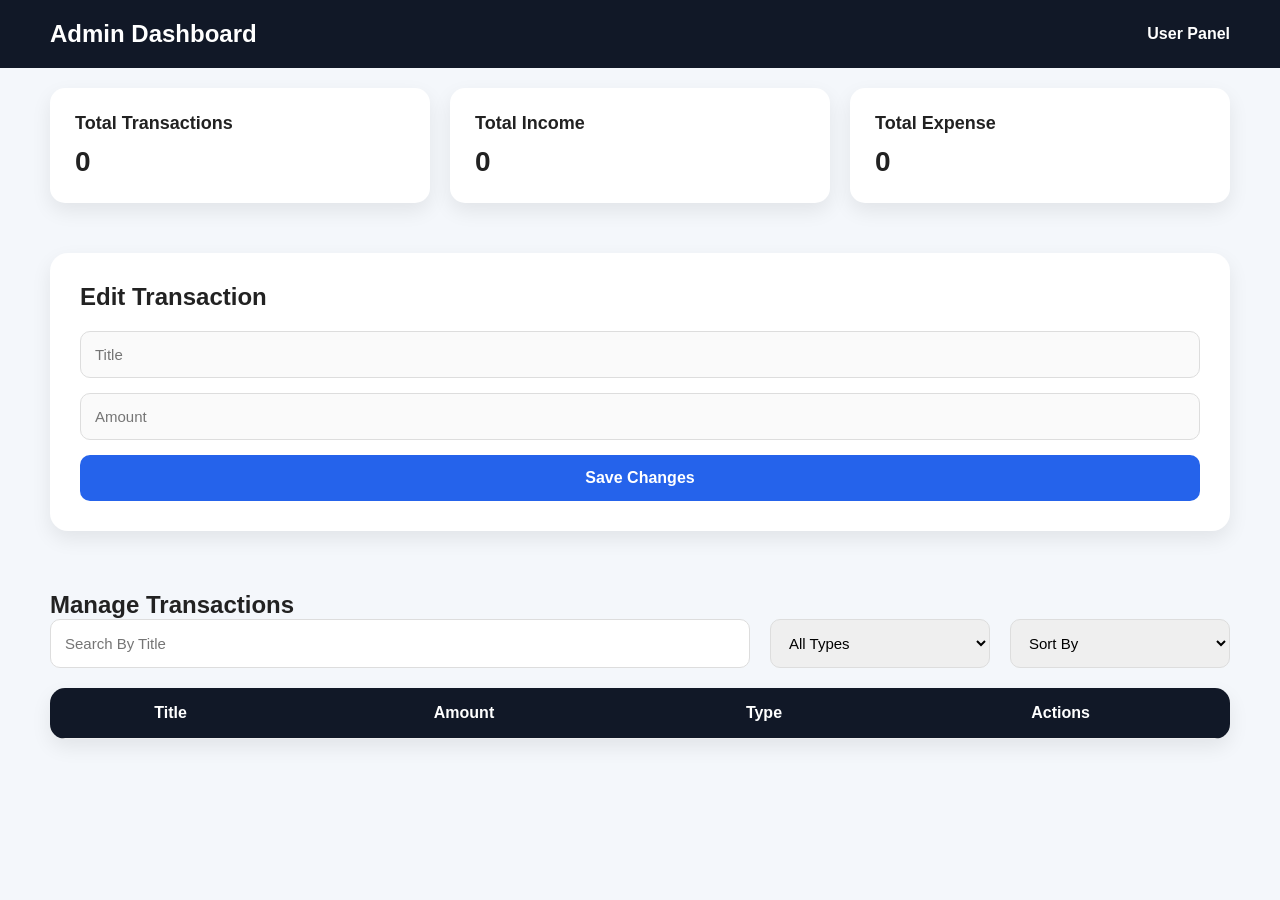
<file: admin.html>
<!doctype html>
<html lang="en">
  <head>
    <meta charset="UTF-8" />

    <meta name="viewport" content="width=device-width, initial-scale=1.0" />

    <title>Admin Panel</title>

    <link rel="stylesheet" href="style.css" />
  </head>

  <body>
    <!-- NAVBAR -->

    <nav class="admin-navbar">
      <h1>Admin Dashboard</h1>

      <a href="index.html"> User Panel </a>
    </nav>

    <main>
      <!-- STATS -->

      <section class="admin-stats">
        <div class="stat-card">
          <h3>Total Transactions</h3>

          <p id="transactionCount">0</p>
        </div>

        <div class="stat-card">
          <h3>Total Income</h3>

          <p id="adminIncome">0</p>
        </div>

        <div class="stat-card">
          <h3>Total Expense</h3>

          <p id="adminExpense">0</p>
        </div>
      </section>

      <!-- EDIT FORM -->

      <section class="edit-section">
        <h2>Edit Transaction</h2>

        <form id="editForm">
          <input type="hidden" id="editId" />

          <input type="text" id="editTitle" placeholder="Title" disabled />

          <input type="number" id="editAmount" placeholder="Amount" disabled />

          <button type="submit">Save Changes</button>
        </form>
      </section>

      <!-- TABLE -->

      <section class="table-section">
        <h2>Manage Transactions</h2>

        <div class="table-controls">
          <input
            type="text"
            id="searchInput"
            placeholder="Search By Title"
          />

          <select id="filterTypeSelect">
            <option value="All">All Types</option>
            <option value="Income">Income</option>
            <option value="Expense">Expense</option>
          </select>

          <select id="sortSelect">
            <option value="">Sort By</option>

            <option value="amountAsc">Amount Low → High</option>

            <option value="amountDesc">Amount High → Low</option>

            <option value="title">Title A → Z</option>
          </select>
        </div>

        <table>
          <thead>
            <tr>
              <th>Title</th>
              <th>Amount</th>
              <th>Type</th>
              <th>Actions</th>
            </tr>
          </thead>

          <tbody id="adminTableBody"></tbody>
        </table>

        <div id="adminPagination" class="pagination-controls"></div>
      </section>
    </main>

    <script src="admin.js"></script>
  </body>
</html>
</file>
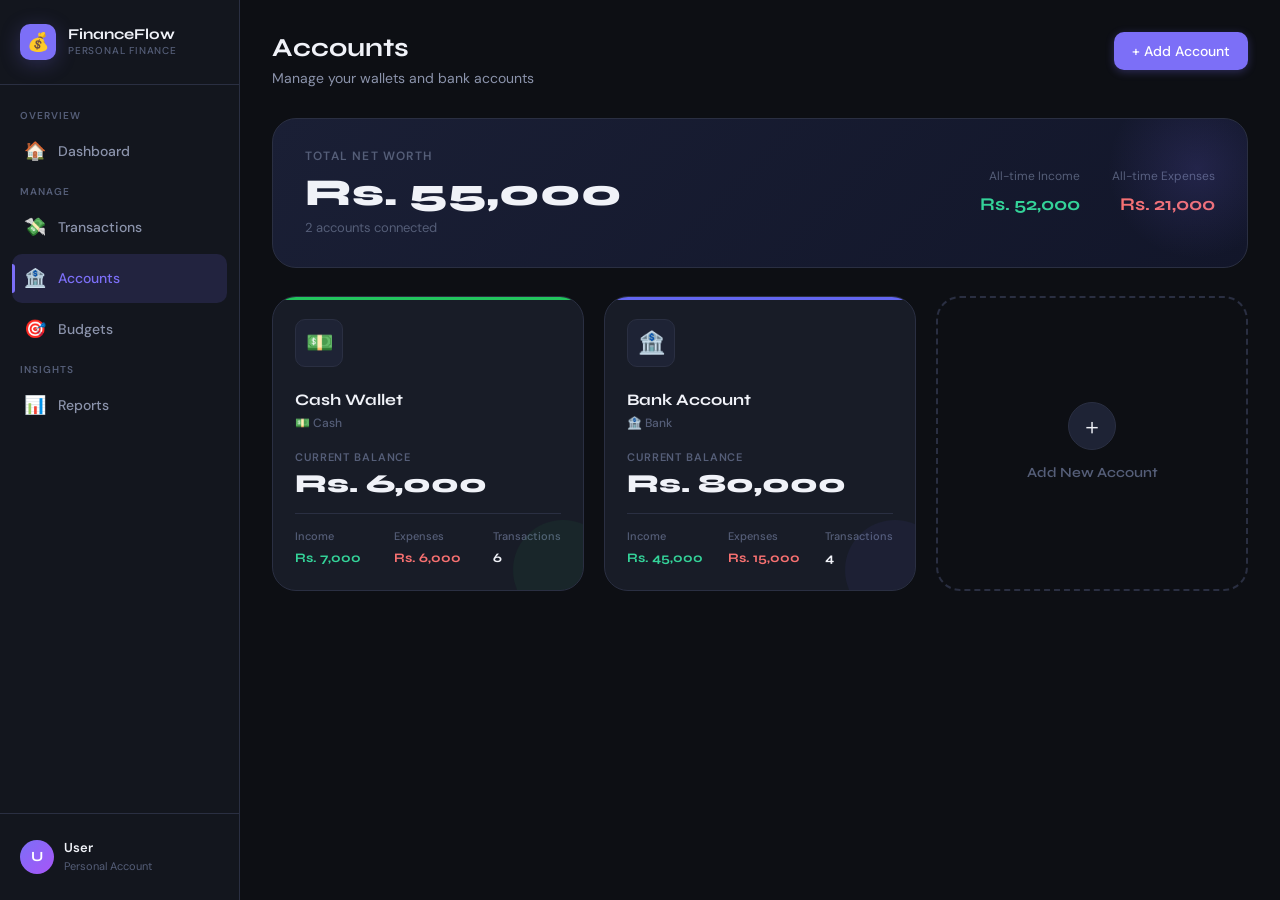
<file: pages/accounts.html>
<!DOCTYPE html>
<html lang="en" data-theme="dark">
<head>
  <meta charset="UTF-8" />
  <meta name="viewport" content="width=device-width, initial-scale=1.0" />
  <title>FinanceFlow — Accounts</title>
  <link rel="stylesheet" href="../css/main.css" />
  <link rel="stylesheet" href="../css/accounts.css" />
</head>
<body>
<div class="layout">
  <aside class="sidebar">
    <div class="sidebar__logo">
      <div class="sidebar__logo-icon">💰</div>
      <div><div class="sidebar__logo-text">FinanceFlow</div><div class="sidebar__logo-sub">Personal Finance</div></div>
    </div>
    <nav class="nav">
      <span class="nav__section-label">Overview</span>
      <a href="../index.html" class="nav__link"><span class="nav__icon">🏠</span> Dashboard</a>
      <span class="nav__section-label">Manage</span>
      <a href="transactions.html" class="nav__link"><span class="nav__icon">💸</span> Transactions</a>
      <a href="accounts.html" class="nav__link nav__link--active"><span class="nav__icon">🏦</span> Accounts</a>
      <a href="budget.html" class="nav__link"><span class="nav__icon">🎯</span> Budgets</a>
      <span class="nav__section-label">Insights</span>
      <a href="reports.html" class="nav__link"><span class="nav__icon">📊</span> Reports</a>
    </nav>
    <div class="sidebar__footer">
      <div class="sidebar__user">
        <div class="sidebar__avatar">U</div>
        <div><div class="sidebar__user-name">User</div><div class="sidebar__user-role">Personal Account</div></div>
      </div>
    </div>
  </aside>
  <main class="main-content">
    <div class="page">
      <div class="page-header">
        <div><h1 class="page-title">Accounts</h1><p class="page-subtitle">Manage your wallets and bank accounts</p></div>
        <button class="btn btn--primary" id="addAccountBtn">+ Add Account</button>
      </div>
      <div id="accountsRoot"></div>
    </div>
  </main>
</div>
<script type="module" src="../js/modules/accounts.js"></script>
<script type="module" src="../js/app.js"></script>
</body>
</html>
</file>
<file: style.css>
/* RESET */

*{
margin:0;
padding:0;
box-sizing:border-box;
font-family:Arial,sans-serif;
}

body{
background:#f4f7fb;
color:#222;
}

/* NAVBAR */

.navbar,
.admin-navbar{

display:flex;
justify-content:space-between;
align-items:center;

padding:20px 50px;

background:#111827;

color:white;
}

.navbar a,
.admin-navbar a{

color:white;
text-decoration:none;
font-weight:bold;
}

/* HERO */

.hero{

text-align:center;

padding:50px 20px;
}

.hero h2{

font-size:2rem;
margin-bottom:10px;
}

.hero p{

color:#666;
}

/* SUMMARY CARDS */

.summary,
.admin-stats{

display:grid;

grid-template-columns:repeat(auto-fit,minmax(220px,1fr));

gap:20px;

padding:20px 50px;
}

.card,
.stat-card{

background:white;

padding:25px;

border-radius:15px;

box-shadow:0 8px 20px rgba(0,0,0,.08);

transition:.3s;
}

.card:hover,
.stat-card:hover{

transform:translateY(-5px);
}

.card h3,
.stat-card h3{

margin-bottom:12px;
font-size:18px;
}

.card p,
.stat-card p{

font-size:28px;
font-weight:bold;
}

.income-card{

border-left:6px solid #10b981;
}

.expense-card{

border-left:6px solid #ef4444;
}

.balance-card{

border-left:6px solid #3b82f6;
}

/* FORM */

.form-section,
.edit-section{

background:white;

margin:30px 50px;

padding:30px;

border-radius:18px;

box-shadow:0 8px 20px rgba(0,0,0,.08);
}

.form-section h2,
.edit-section h2{

margin-bottom:20px;
}

form{

display:grid;
gap:15px;
}

input,
select,
textarea{

padding:14px;

border:1px solid #ddd;

border-radius:10px;

font-size:15px;
}

textarea{

resize:none;
height:120px;
}

button{

padding:14px;

border:none;

border-radius:10px;

background:#2563eb;

color:white;

font-size:16px;

font-weight:bold;

cursor:pointer;

transition:.3s;
}

button:hover{

background:#1d4ed8;
}

/* FILTER */

.filter-section{

padding:20px 50px;
}

/* LIST */

.transaction-list{

padding:20px 50px;
}

#transactionContainer{

display:grid;
gap:20px;
}

.transaction-card{

background:white;

padding:20px;

border-radius:15px;

box-shadow:0 5px 18px rgba(0,0,0,.08);

display:flex;

justify-content:space-between;

align-items:center;
}

.transaction-card h3{

margin-bottom:8px;
}

.transaction-card p{

color:#666;
}

/* TABLE */

.table-section{

padding:30px 50px;
}

table{

width:100%;

background:white;

border-radius:15px;

overflow:hidden;

border-collapse:collapse;

box-shadow:0 8px 20px rgba(0,0,0,.08);
}

th{

background:#111827;

color:white;
}

th,
td{

padding:16px;

text-align:center;

border-bottom:1px solid #eee;
}

/* STATES */

#loadingMessage{

text-align:center;

color:#2563eb;

font-weight:bold;

padding:15px;
}

#errorMessage{

text-align:center;

color:red;

font-weight:bold;

padding:15px;
}

/* RESPONSIVE */

@media(max-width:768px){

.navbar,
.admin-navbar{

flex-direction:column;

gap:15px;
}

.summary,
.admin-stats{

padding:20px;
}

.form-section,
.edit-section,
.table-section,
.transaction-list,
.filter-section{

margin:20px;
padding:20px;
}

.transaction-card{

flex-direction:column;

align-items:flex-start;

gap:15px;
}

}

/* REPORTS */

.reports-section{

background:white;

margin:30px 50px;

padding:30px;

border-radius:18px;

box-shadow:0 8px 20px rgba(0,0,0,.08);
}

.reports-section h2{

margin-bottom:20px;
}

#reportFilter{

margin-bottom:25px;

width:250px;
}

canvas{

max-height:400px;
}

/* ADMIN CONTROLS */

.table-controls{

display:flex;

justify-content:space-between;

gap:20px;

margin-bottom:20px;

flex-wrap:wrap;
}

.table-controls input{

flex:1;

min-width:250px;
}

.table-controls select{

width:220px;
}

.edit-btn{

background:#2563eb;
}

.delete-btn{

background:#dc2626;
}

.delete-btn:hover{

background:#b91c1c;
}

/* PAGINATION */
.pagination-controls {
  display: flex;
  justify-content: center;
  align-items: center;
  gap: 15px;
  margin-top: 25px;
  padding: 10px;
}

.pagination-controls button {
  padding: 8px 16px;
  background: #2563eb;
  color: white;
  border: none;
  border-radius: 6px;
  font-weight: bold;
  cursor: pointer;
  transition: 0.3s;
}

.pagination-controls button:hover:not(:disabled) {
  background: #1d4ed8;
}

.pagination-controls button:disabled {
  background: #ccc;
  cursor: not-allowed;
}

.pagination-controls span {
  font-weight: bold;
  color: #333;
}
</file>
<file: css/main.css>
/* ============================================================
   main.css — Global Design System
   Personal Finance Manager
   ============================================================ */

/* ─── Google Fonts ─────────────────────────────────────────── */
@import url('https://fonts.googleapis.com/css2?family=Syne:wght@400;500;600;700;800&family=DM+Sans:ital,opsz,wght@0,9..40,300;0,9..40,400;0,9..40,500;0,9..40,600;1,9..40,400&display=swap');

/* ─── CSS Variables ─────────────────────────────────────────── */
:root {
  /* Colors - Dark Theme */
  --bg-primary:   #0d0f14;
  --bg-secondary: #13161e;
  --bg-card:      #181c27;
  --bg-elevated:  #1e2335;
  --bg-hover:     #252a3a;

  --border:       #2a2f42;
  --border-light: #333849;

  --text-primary:   #f0f2f8;
  --text-secondary: #8b93ab;
  --text-muted:     #555e78;

  /* Brand Accent */
  --accent:        #7c6ff7;
  --accent-dim:    rgba(124, 111, 247, 0.15);
  --accent-glow:   rgba(124, 111, 247, 0.3);

  /* Semantic Colors */
  --income:        #34d399;
  --income-dim:    rgba(52, 211, 153, 0.12);
  --expense:       #f87171;
  --expense-dim:   rgba(248, 113, 113, 0.12);
  --warning:       #fbbf24;
  --warning-dim:   rgba(251, 191, 36, 0.12);

  /* Sizing */
  --sidebar-width: 240px;
  --header-height: 64px;
  --radius-sm:     6px;
  --radius-md:     10px;
  --radius-lg:     16px;
  --radius-xl:     24px;

  /* Shadows */
  --shadow-sm: 0 1px 3px rgba(0,0,0,0.3);
  --shadow-md: 0 4px 16px rgba(0,0,0,0.4);
  --shadow-lg: 0 8px 32px rgba(0,0,0,0.5);
  --shadow-accent: 0 4px 20px rgba(124, 111, 247, 0.25);

  /* Typography */
  --font-display: 'Syne', sans-serif;
  --font-body:    'DM Sans', sans-serif;

  /* Transitions */
  --transition: 0.2s ease;
  --transition-slow: 0.35s ease;
}

/* Light theme override */
[data-theme="light"] {
  --bg-primary:   #f4f5f9;
  --bg-secondary: #ffffff;
  --bg-card:      #ffffff;
  --bg-elevated:  #f0f1f8;
  --bg-hover:     #e8eaf4;
  --border:       #e0e3ef;
  --border-light: #eceef8;
  --text-primary:   #1a1d2e;
  --text-secondary: #5a607a;
  --text-muted:     #a0a6bd;
}

/* ─── Reset & Base ──────────────────────────────────────────── */
*, *::before, *::after { box-sizing: border-box; margin: 0; padding: 0; }

html { font-size: 16px; scroll-behavior: smooth; }

body {
  font-family: var(--font-body);
  background: var(--bg-primary);
  color: var(--text-primary);
  line-height: 1.6;
  min-height: 100vh;
  display: flex;
  -webkit-font-smoothing: antialiased;
}

a { text-decoration: none; color: inherit; }
button { cursor: pointer; font-family: inherit; }
input, select, textarea { font-family: inherit; }
img { max-width: 100%; }
ul, ol { list-style: none; }

/* ─── Layout ────────────────────────────────────────────────── */
.layout {
  display: flex;
  width: 100%;
  min-height: 100vh;
}

.main-content {
  flex: 1;
  margin-left: var(--sidebar-width);
  min-height: 100vh;
  display: flex;
  flex-direction: column;
  overflow-x: hidden;
}

.page {
  padding: 32px;
  flex: 1;
}

/* ─── Sidebar ───────────────────────────────────────────────── */
.sidebar {
  width: var(--sidebar-width);
  background: var(--bg-secondary);
  border-right: 1px solid var(--border);
  position: fixed;
  top: 0; left: 0;
  height: 100vh;
  display: flex;
  flex-direction: column;
  z-index: 100;
  overflow-y: auto;
}

.sidebar__logo {
  padding: 24px 20px;
  border-bottom: 1px solid var(--border);
  display: flex;
  align-items: center;
  gap: 12px;
}

.sidebar__logo-icon {
  width: 36px; height: 36px;
  background: var(--accent);
  border-radius: var(--radius-md);
  display: flex; align-items: center; justify-content: center;
  font-size: 18px;
  box-shadow: var(--shadow-accent);
}

.sidebar__logo-text {
  font-family: var(--font-display);
  font-size: 15px;
  font-weight: 700;
  color: var(--text-primary);
  line-height: 1.2;
}

.sidebar__logo-sub {
  font-size: 10px;
  color: var(--text-muted);
  text-transform: uppercase;
  letter-spacing: 0.08em;
  font-weight: 500;
}

.nav {
  padding: 16px 12px;
  flex: 1;
}

.nav__section-label {
  font-size: 10px;
  font-weight: 600;
  color: var(--text-muted);
  text-transform: uppercase;
  letter-spacing: 0.1em;
  padding: 8px 8px 6px;
  margin-top: 12px;
}

.nav__link {
  display: flex;
  align-items: center;
  gap: 12px;
  padding: 10px 12px;
  border-radius: var(--radius-md);
  color: var(--text-secondary);
  font-size: 14px;
  font-weight: 500;
  transition: all var(--transition);
  margin-bottom: 2px;
  position: relative;
}

.nav__link:hover {
  background: var(--bg-hover);
  color: var(--text-primary);
}

.nav__link--active {
  background: var(--accent-dim);
  color: var(--accent);
}

.nav__link--active::before {
  content: '';
  position: absolute;
  left: 0; top: 20%; bottom: 20%;
  width: 3px;
  background: var(--accent);
  border-radius: 0 3px 3px 0;
}

.nav__icon { font-size: 18px; width: 22px; text-align: center; }

.sidebar__footer {
  padding: 16px 12px;
  border-top: 1px solid var(--border);
}

.sidebar__user {
  display: flex; align-items: center; gap: 10px;
  padding: 8px;
  border-radius: var(--radius-md);
  transition: background var(--transition);
}
.sidebar__user:hover { background: var(--bg-hover); }

.sidebar__avatar {
  width: 34px; height: 34px;
  background: linear-gradient(135deg, var(--accent), #a855f7);
  border-radius: 50%;
  display: flex; align-items: center; justify-content: center;
  font-size: 14px; font-weight: 700;
  color: white;
  font-family: var(--font-display);
  flex-shrink: 0;
}

.sidebar__user-name {
  font-size: 13px;
  font-weight: 600;
  color: var(--text-primary);
}
.sidebar__user-role {
  font-size: 11px;
  color: var(--text-muted);
}

/* ─── Page Header ───────────────────────────────────────────── */
.page-header {
  display: flex;
  align-items: flex-start;
  justify-content: space-between;
  margin-bottom: 28px;
  gap: 16px;
  flex-wrap: wrap;
}

.page-title {
  font-family: var(--font-display);
  font-size: 26px;
  font-weight: 700;
  color: var(--text-primary);
  line-height: 1.2;
}

.page-subtitle {
  font-size: 14px;
  color: var(--text-secondary);
  margin-top: 4px;
}

/* ─── Cards ─────────────────────────────────────────────────── */
.card {
  background: var(--bg-card);
  border: 1px solid var(--border);
  border-radius: var(--radius-lg);
  padding: 24px;
  transition: border-color var(--transition);
}

.card:hover { border-color: var(--border-light); }

.card__title {
  font-family: var(--font-display);
  font-size: 14px;
  font-weight: 600;
  color: var(--text-secondary);
  text-transform: uppercase;
  letter-spacing: 0.06em;
  margin-bottom: 12px;
}

/* ─── Stat Cards ────────────────────────────────────────────── */
.stat-card {
  background: var(--bg-card);
  border: 1px solid var(--border);
  border-radius: var(--radius-lg);
  padding: 20px 22px;
  display: flex;
  flex-direction: column;
  gap: 8px;
  position: relative;
  overflow: hidden;
  transition: all var(--transition);
}

.stat-card::before {
  content: '';
  position: absolute;
  top: 0; right: 0;
  width: 80px; height: 80px;
  border-radius: 50%;
  opacity: 0.06;
  background: var(--stat-color, var(--accent));
  transform: translate(20px, -20px);
}

.stat-card:hover {
  border-color: var(--stat-color, var(--accent));
  box-shadow: 0 0 0 1px var(--stat-color, var(--accent)), var(--shadow-md);
}

.stat-card__label {
  font-size: 12px;
  font-weight: 500;
  color: var(--text-muted);
  text-transform: uppercase;
  letter-spacing: 0.08em;
}

.stat-card__value {
  font-family: var(--font-display);
  font-size: 24px;
  font-weight: 700;
  color: var(--text-primary);
  line-height: 1;
}

.stat-card__icon {
  font-size: 22px;
  margin-bottom: 4px;
}

.stat-card--income { --stat-color: var(--income); }
.stat-card--expense { --stat-color: var(--expense); }
.stat-card--balance { --stat-color: var(--accent); }
.stat-card--accounts { --stat-color: var(--warning); }

/* ─── Buttons ───────────────────────────────────────────────── */
.btn {
  display: inline-flex;
  align-items: center;
  gap: 8px;
  padding: 10px 18px;
  border-radius: var(--radius-md);
  font-size: 14px;
  font-weight: 500;
  border: none;
  transition: all var(--transition);
  white-space: nowrap;
  font-family: var(--font-body);
}

.btn--primary {
  background: var(--accent);
  color: white;
  box-shadow: 0 2px 8px var(--accent-glow);
}
.btn--primary:hover {
  background: #6d62e8;
  transform: translateY(-1px);
  box-shadow: 0 4px 16px var(--accent-glow);
}

.btn--secondary {
  background: var(--bg-elevated);
  color: var(--text-primary);
  border: 1px solid var(--border);
}
.btn--secondary:hover {
  background: var(--bg-hover);
  border-color: var(--border-light);
}

.btn--danger {
  background: var(--expense-dim);
  color: var(--expense);
  border: 1px solid rgba(248,113,113,0.2);
}
.btn--danger:hover {
  background: rgba(248,113,113,0.2);
}

.btn--ghost {
  background: transparent;
  color: var(--text-secondary);
  border: none;
}
.btn--ghost:hover {
  background: var(--bg-hover);
  color: var(--text-primary);
}

.btn--sm { padding: 6px 12px; font-size: 13px; }
.btn--lg { padding: 13px 24px; font-size: 15px; }
.btn--icon { padding: 8px; border-radius: var(--radius-md); }

/* ─── Badges ────────────────────────────────────────────────── */
.badge {
  display: inline-flex;
  align-items: center;
  gap: 4px;
  padding: 3px 10px;
  border-radius: 999px;
  font-size: 12px;
  font-weight: 600;
}

.badge--income {
  background: var(--income-dim);
  color: var(--income);
}
.badge--expense {
  background: var(--expense-dim);
  color: var(--expense);
}

/* ─── Forms ─────────────────────────────────────────────────── */
.form-group {
  display: flex;
  flex-direction: column;
  gap: 6px;
  margin-bottom: 16px;
}

.form-label {
  font-size: 13px;
  font-weight: 500;
  color: var(--text-secondary);
}

.form-label span { color: var(--expense); }

.form-input, .form-select, .form-textarea {
  background: var(--bg-elevated);
  border: 1px solid var(--border);
  border-radius: var(--radius-md);
  padding: 10px 14px;
  color: var(--text-primary);
  font-size: 14px;
  width: 100%;
  transition: all var(--transition);
  outline: none;
  appearance: none;
}

.form-input:focus, .form-select:focus, .form-textarea:focus {
  border-color: var(--accent);
  box-shadow: 0 0 0 3px var(--accent-dim);
}

.form-input.input--error { border-color: var(--expense); }

.form-select {
  background-image: url("data:image/svg+xml,%3Csvg xmlns='http://www.w3.org/2000/svg' width='12' height='8' viewBox='0 0 12 8'%3E%3Cpath d='M1 1l5 5 5-5' stroke='%238b93ab' stroke-width='1.5' fill='none' stroke-linecap='round'/%3E%3C/svg%3E");
  background-repeat: no-repeat;
  background-position: right 14px center;
  padding-right: 36px;
  cursor: pointer;
}

.form-select option { background: var(--bg-card); color: var(--text-primary); }

.field-error {
  font-size: 12px;
  color: var(--expense);
  display: flex;
  align-items: center;
  gap: 4px;
}

/* Toggle (income/expense) */
.type-toggle {
  display: flex;
  background: var(--bg-elevated);
  border: 1px solid var(--border);
  border-radius: var(--radius-md);
  padding: 4px;
  gap: 4px;
}

.type-toggle__btn {
  flex: 1;
  padding: 8px;
  border: none;
  background: transparent;
  border-radius: var(--radius-sm);
  font-size: 13px;
  font-weight: 600;
  color: var(--text-muted);
  transition: all var(--transition);
  cursor: pointer;
}

.type-toggle__btn.active[data-type="income"] {
  background: var(--income-dim);
  color: var(--income);
}
.type-toggle__btn.active[data-type="expense"] {
  background: var(--expense-dim);
  color: var(--expense);
}

/* ─── Table ─────────────────────────────────────────────────── */
.table-wrapper {
  overflow-x: auto;
  border-radius: var(--radius-lg);
  border: 1px solid var(--border);
}

.table {
  width: 100%;
  border-collapse: collapse;
}

.table th {
  padding: 12px 16px;
  background: var(--bg-elevated);
  color: var(--text-muted);
  font-size: 11px;
  font-weight: 600;
  text-transform: uppercase;
  letter-spacing: 0.08em;
  text-align: left;
  border-bottom: 1px solid var(--border);
  white-space: nowrap;
}

.table td {
  padding: 14px 16px;
  border-bottom: 1px solid var(--border);
  font-size: 14px;
  color: var(--text-primary);
  vertical-align: middle;
}

.table tr:last-child td { border-bottom: none; }

.table tbody tr { transition: background var(--transition); }
.table tbody tr:hover { background: var(--bg-elevated); }

/* ─── Modal ─────────────────────────────────────────────────── */
.modal-overlay {
  position: fixed;
  inset: 0;
  background: rgba(0,0,0,0.7);
  backdrop-filter: blur(4px);
  z-index: 1000;
  display: flex;
  align-items: center;
  justify-content: center;
  opacity: 0;
  pointer-events: none;
  transition: opacity var(--transition-slow);
  padding: 16px;
}

.modal-overlay.active {
  opacity: 1;
  pointer-events: all;
}

.modal {
  background: var(--bg-card);
  border: 1px solid var(--border-light);
  border-radius: var(--radius-xl);
  width: 100%;
  max-width: 480px;
  box-shadow: var(--shadow-lg);
  transform: translateY(16px) scale(0.98);
  transition: transform var(--transition-slow);
  overflow: hidden;
  max-height: 90vh;
  overflow-y: auto;
}

.modal-overlay.active .modal {
  transform: translateY(0) scale(1);
}

.modal__header {
  display: flex;
  align-items: center;
  justify-content: space-between;
  padding: 20px 24px;
  border-bottom: 1px solid var(--border);
}

.modal__title {
  font-family: var(--font-display);
  font-size: 17px;
  font-weight: 700;
  color: var(--text-primary);
}

.modal__close {
  background: var(--bg-elevated);
  border: none;
  color: var(--text-secondary);
  width: 30px; height: 30px;
  border-radius: var(--radius-sm);
  font-size: 16px;
  display: flex; align-items: center; justify-content: center;
  cursor: pointer;
  transition: all var(--transition);
}
.modal__close:hover { background: var(--bg-hover); color: var(--text-primary); }

.modal__body { padding: 24px; }

.modal__footer {
  padding: 16px 24px;
  border-top: 1px solid var(--border);
  display: flex;
  justify-content: flex-end;
  gap: 10px;
}

/* ─── Grid ──────────────────────────────────────────────────── */
.grid { display: grid; gap: 20px; }
.grid--2 { grid-template-columns: repeat(2, 1fr); }
.grid--3 { grid-template-columns: repeat(3, 1fr); }
.grid--4 { grid-template-columns: repeat(4, 1fr); }

/* ─── Toast ─────────────────────────────────────────────────── */
.toast {
  position: fixed;
  bottom: 24px;
  right: 24px;
  background: var(--bg-elevated);
  border: 1px solid var(--border-light);
  border-radius: var(--radius-md);
  padding: 12px 18px;
  font-size: 14px;
  color: var(--text-primary);
  box-shadow: var(--shadow-lg);
  z-index: 9999;
  transform: translateY(16px);
  opacity: 0;
  transition: all var(--transition-slow);
  display: flex;
  align-items: center;
  gap: 8px;
}

.toast--visible { transform: translateY(0); opacity: 1; }
.toast--success { border-left: 3px solid var(--income); }
.toast--error { border-left: 3px solid var(--expense); }
.toast--warning { border-left: 3px solid var(--warning); }

/* ─── Empty State ───────────────────────────────────────────── */
.empty-state {
  text-align: center;
  padding: 60px 20px;
  color: var(--text-muted);
}

.empty-state__icon { font-size: 48px; margin-bottom: 16px; }
.empty-state__title { font-family: var(--font-display); font-size: 18px; color: var(--text-secondary); margin-bottom: 8px; }
.empty-state__desc { font-size: 14px; }

/* ─── Progress Bar ──────────────────────────────────────────── */
.progress-bar {
  height: 6px;
  background: var(--bg-elevated);
  border-radius: 999px;
  overflow: hidden;
}

.progress-bar__fill {
  height: 100%;
  border-radius: 999px;
  background: var(--accent);
  transition: width 0.5s ease;
}

/* ─── Scrollbar ─────────────────────────────────────────────── */
::-webkit-scrollbar { width: 6px; height: 6px; }
::-webkit-scrollbar-track { background: transparent; }
::-webkit-scrollbar-thumb { background: var(--border); border-radius: 3px; }
::-webkit-scrollbar-thumb:hover { background: var(--border-light); }

/* ─── Utilities ─────────────────────────────────────────────── */
.text-income  { color: var(--income) !important; }
.text-expense { color: var(--expense) !important; }
.text-accent  { color: var(--accent) !important; }
.text-muted   { color: var(--text-muted) !important; }
.text-sm      { font-size: 13px; }
.text-xs      { font-size: 12px; }
.fw-600       { font-weight: 600; }
.fw-700       { font-weight: 700; }
.font-display { font-family: var(--font-display); }
.flex         { display: flex; }
.flex-center  { display: flex; align-items: center; justify-content: center; }
.items-center { align-items: center; }
.justify-between { justify-content: space-between; }
.gap-8        { gap: 8px; }
.gap-12       { gap: 12px; }
.gap-16       { gap: 16px; }
.mb-0         { margin-bottom: 0; }
.mt-16        { margin-top: 16px; }
.w-full       { width: 100%; }

/* ─── Responsive ────────────────────────────────────────────── */
@media (max-width: 900px) {
  .grid--4 { grid-template-columns: repeat(2, 1fr); }
  .grid--3 { grid-template-columns: repeat(2, 1fr); }
}

@media (max-width: 768px) {
  :root { --sidebar-width: 0px; }
  .sidebar { transform: translateX(-100%); transition: transform var(--transition-slow); }
  .sidebar.open { transform: translateX(0); --sidebar-width: 240px; }
  .main-content { margin-left: 0; }
  .page { padding: 20px 16px; }
  .grid--2, .grid--3, .grid--4 { grid-template-columns: 1fr; }
}
</file>
<file: css/accounts.css>
/* ============================================================
   accounts.css — Accounts Page Styles
   Personal Finance Manager
   ============================================================ */

/* ─── Total Balance Banner ──────────────────────────────────── */
.balance-banner {
  background: linear-gradient(135deg, #1a1f35 0%, #12162a 100%);
  border: 1px solid var(--border);
  border-radius: var(--radius-xl);
  padding: 28px 32px;
  margin-bottom: 28px;
  display: flex;
  align-items: center;
  justify-content: space-between;
  gap: 20px;
  position: relative;
  overflow: hidden;
}

.balance-banner::before {
  content: '';
  position: absolute;
  top: -40px; right: -40px;
  width: 180px; height: 180px;
  background: radial-gradient(circle, rgba(124,111,247,0.15) 0%, transparent 70%);
  pointer-events: none;
}

.balance-banner__label {
  font-size: 12px;
  font-weight: 600;
  color: var(--text-muted);
  text-transform: uppercase;
  letter-spacing: 0.1em;
  margin-bottom: 8px;
}

.balance-banner__amount {
  font-family: var(--font-display);
  font-size: 38px;
  font-weight: 800;
  color: var(--text-primary);
  line-height: 1;
}

.balance-banner__sub {
  font-size: 13px;
  color: var(--text-muted);
  margin-top: 6px;
}

.balance-banner__stats {
  display: flex;
  gap: 32px;
}

.balance-banner__stat {
  text-align: right;
}

.balance-banner__stat-label {
  font-size: 12px;
  color: var(--text-muted);
  margin-bottom: 4px;
}

.balance-banner__stat-value {
  font-family: var(--font-display);
  font-size: 18px;
  font-weight: 700;
}

/* ─── Accounts Grid ─────────────────────────────────────────── */
.accounts-grid {
  display: grid;
  grid-template-columns: repeat(auto-fill, minmax(280px, 1fr));
  gap: 20px;
  margin-bottom: 32px;
}

/* ─── Account Card ──────────────────────────────────────────── */
.account-card {
  background: var(--bg-card);
  border: 1px solid var(--border);
  border-radius: var(--radius-xl);
  padding: 22px;
  position: relative;
  overflow: hidden;
  transition: all var(--transition-slow);
  cursor: default;
}

.account-card::before {
  content: '';
  position: absolute;
  top: 0; left: 0; right: 0;
  height: 3px;
  background: var(--acc-color, var(--accent));
  border-radius: var(--radius-xl) var(--radius-xl) 0 0;
}

.account-card::after {
  content: '';
  position: absolute;
  bottom: -30px; right: -30px;
  width: 100px; height: 100px;
  border-radius: 50%;
  background: var(--acc-color, var(--accent));
  opacity: 0.06;
  pointer-events: none;
  transition: opacity var(--transition);
}

.account-card:hover {
  border-color: var(--acc-color, var(--accent));
  transform: translateY(-2px);
  box-shadow: var(--shadow-md);
}

.account-card:hover::after {
  opacity: 0.1;
}

.account-card__top {
  display: flex;
  align-items: flex-start;
  justify-content: space-between;
  margin-bottom: 20px;
}

.account-card__icon-wrap {
  width: 48px; height: 48px;
  border-radius: var(--radius-md);
  display: flex; align-items: center; justify-content: center;
  font-size: 22px;
  background: var(--bg-elevated);
  border: 1px solid var(--border);
  flex-shrink: 0;
}

.account-card__actions {
  display: flex;
  gap: 6px;
  opacity: 0;
  transition: opacity var(--transition);
}

.account-card:hover .account-card__actions {
  opacity: 1;
}

.account-card__name {
  font-family: var(--font-display);
  font-size: 16px;
  font-weight: 700;
  color: var(--text-primary);
  margin-bottom: 2px;
}

.account-card__type {
  font-size: 12px;
  color: var(--text-muted);
  text-transform: capitalize;
  font-weight: 500;
}

.account-card__balance-label {
  font-size: 11px;
  font-weight: 600;
  color: var(--text-muted);
  text-transform: uppercase;
  letter-spacing: 0.08em;
  margin-bottom: 4px;
}

.account-card__balance {
  font-family: var(--font-display);
  font-size: 26px;
  font-weight: 800;
  color: var(--text-primary);
  margin-bottom: 16px;
  line-height: 1;
}

.account-card__divider {
  height: 1px;
  background: var(--border);
  margin-bottom: 14px;
}

.account-card__stats {
  display: flex;
  justify-content: space-between;
}

.account-card__stat {
  display: flex;
  flex-direction: column;
  gap: 2px;
}

.account-card__stat-label {
  font-size: 11px;
  color: var(--text-muted);
  font-weight: 500;
}

.account-card__stat-value {
  font-size: 13px;
  font-weight: 700;
  font-family: var(--font-display);
}

/* ─── Add Account Card ──────────────────────────────────────── */
.account-card--add {
  border: 2px dashed var(--border);
  background: transparent;
  display: flex;
  flex-direction: column;
  align-items: center;
  justify-content: center;
  gap: 12px;
  cursor: pointer;
  min-height: 200px;
  transition: all var(--transition);
}

.account-card--add::before,
.account-card--add::after { display: none; }

.account-card--add:hover {
  border-color: var(--accent);
  background: var(--accent-dim);
  transform: translateY(-2px);
}

.account-card--add__icon {
  width: 48px; height: 48px;
  border-radius: 50%;
  background: var(--bg-elevated);
  border: 1px solid var(--border);
  display: flex; align-items: center; justify-content: center;
  font-size: 22px;
  transition: all var(--transition);
}

.account-card--add:hover .account-card--add__icon {
  background: var(--accent-dim);
  border-color: var(--accent);
}

.account-card--add__text {
  font-family: var(--font-display);
  font-size: 14px;
  font-weight: 600;
  color: var(--text-muted);
  transition: color var(--transition);
}

.account-card--add:hover .account-card--add__text {
  color: var(--accent);
}

/* ─── Recent Transactions section on accounts page ──────────── */
.acc-txn-section {
  margin-top: 8px;
}

.acc-txn-row {
  display: flex;
  align-items: center;
  gap: 12px;
  padding: 11px 0;
  border-bottom: 1px solid var(--border);
}

.acc-txn-row:last-child { border-bottom: none; }

.acc-txn-icon {
  width: 34px; height: 34px;
  border-radius: var(--radius-sm);
  display: flex; align-items: center; justify-content: center;
  font-size: 16px;
  flex-shrink: 0;
}

.acc-txn-info { flex: 1; min-width: 0; }
.acc-txn-cat  { font-size: 13px; font-weight: 600; color: var(--text-primary); }
.acc-txn-date { font-size: 11px; color: var(--text-muted); margin-top: 1px; }

.acc-txn-amount {
  font-family: var(--font-display);
  font-size: 14px;
  font-weight: 700;
  white-space: nowrap;
}

/* ─── Icon Picker ───────────────────────────────────────────── */
.icon-picker {
  display: grid;
  grid-template-columns: repeat(6, 1fr);
  gap: 6px;
}

.icon-picker__btn {
  background: var(--bg-elevated);
  border: 2px solid transparent;
  border-radius: var(--radius-sm);
  padding: 8px;
  font-size: 20px;
  cursor: pointer;
  transition: all var(--transition);
  text-align: center;
  line-height: 1;
}

.icon-picker__btn:hover {
  background: var(--bg-hover);
  border-color: var(--border-light);
}

.icon-picker__btn.selected {
  border-color: var(--accent);
  background: var(--accent-dim);
}

/* ─── Color Picker ──────────────────────────────────────────── */
.color-picker {
  display: flex;
  flex-wrap: wrap;
  gap: 8px;
}

.color-picker__swatch {
  width: 30px; height: 30px;
  border-radius: 50%;
  cursor: pointer;
  border: 3px solid transparent;
  transition: all var(--transition);
  flex-shrink: 0;
}

.color-picker__swatch:hover {
  transform: scale(1.15);
}

.color-picker__swatch.selected {
  border-color: white;
  box-shadow: 0 0 0 2px var(--accent);
}

/* ─── Delete warning box ────────────────────────────────────── */
.delete-warning {
  background: var(--expense-dim);
  border: 1px solid rgba(248,113,113,0.25);
  border-radius: var(--radius-md);
  padding: 12px 14px;
  font-size: 13px;
  color: var(--expense);
  margin-top: 12px;
  display: flex;
  gap: 8px;
  align-items: flex-start;
  line-height: 1.5;
}

/* ─── Responsive ────────────────────────────────────────────── */
@media (max-width: 768px) {
  .balance-banner {
    flex-direction: column;
    align-items: flex-start;
    padding: 20px;
  }

  .balance-banner__stats {
    gap: 20px;
  }

  .balance-banner__stat { text-align: left; }
  .balance-banner__amount { font-size: 28px; }

  .account-card__actions { opacity: 1; }
}
</file>
